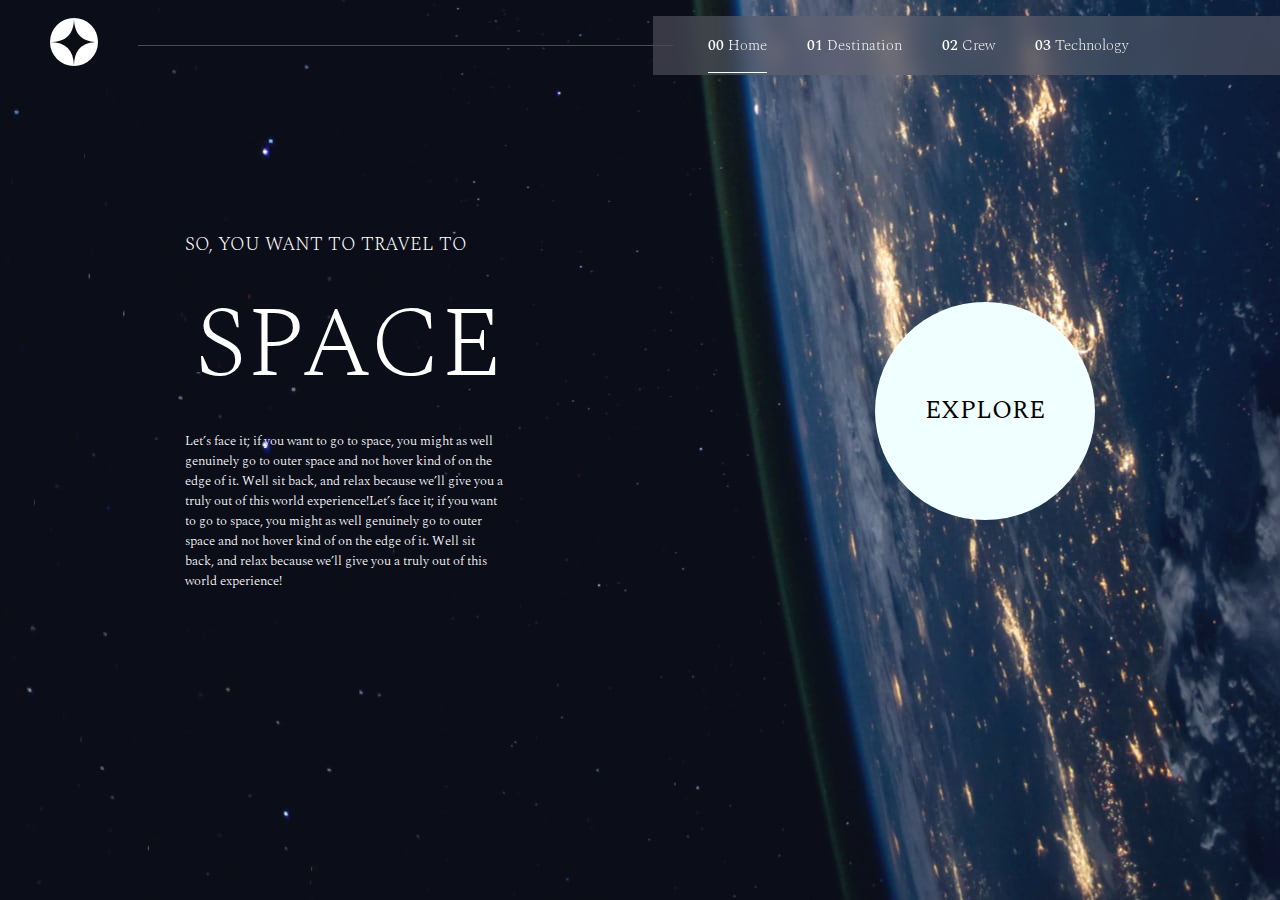
<file: index.html>
<!DOCTYPE html>
<html lang="en">
<head>
  <meta charset="UTF-8">
  <meta name="viewport" content="width=device-width, initial-scale=1.0, maximum-scale=1.0, user-scalable=no">
  <link rel="stylesheet" href="index.css">
  <link rel="stylesheet" href="responsive.css">
  <link rel="icon" type="image/png" sizes="32x32" href="favicon-32x32.png">
  
  <title>Frontend Mentor | Space tourism website</title>
</head>
<body>
  <div class="body">
    <nav>
      <div class="logo">
        <svg xmlns="http://www.w3.org/2000/svg" width="48px" height="48px"><g fill="none" fill-rule="evenodd"><circle cx="24" cy="24" r="24" fill="#FFF"/><path fill="#0B0D17" d="M24 0c0 16-8 24-24 24 15.718.114 23.718 8.114 24 24 0-16 8-24 24-24-16 0-24-8-24-24z"/></g></svg>
      </div>
      <div class="more-options-mobile">
        <svg xmlns="http://www.w3.org/2000/svg" width="24" height="21"><g fill="#D0D6F9" fill-rule="evenodd"><path d="M0 0h24v3H0zM0 9h24v3H0zM0 18h24v3H0z"/></g></svg>
      </div>
      <div class="line-nav"></div>
      <div class="options-backgroung">
        <div class="options">
          <div class="option home-nav">
            <strong>00</strong>  <span>Home</span>
            <div class="active-bar active-bar-home"></div>
          </div>
          <div class="option destination-nav">
            <strong>01</strong>  <span>Destination</span>
            <div class="active-bar-destination"></div>
          </div>
          <div class="option crew-nav">
            <strong>02</strong>  <span>Crew</span>
            <div class="active-bar-crew"></div>
          </div>
          <div class="option tech-nav">
            <strong>03</strong>  <span>Technology</span>
            <div class="active-bar-tech"></div>
          </div>
        </div>
      </div>
    </nav>
    <main class="main">
      <div class="intro">
        <h3>SO, YOU WANT TO TRAVEL TO</h3>
        <h1>SPACE</h1>
        <p>Let’s face it; if you want to go to space, you might as well genuinely go to 
        outer space and not hover kind of on the edge of it. Well sit back, and relax 
        because we’ll give you a truly out of this world experience!Let’s face it; if you want to go to space, you might as well genuinely go to 
        outer space and not hover kind of on the edge of it. Well sit back, and relax 
        because we’ll give you a truly out of this world experience!</p>
      </div>
      <div class="circle">
       <span>EXPLORE</span>
      </div>
    </main>
  </div>

  <div class="mobile-options">
    <div class=" mobile-option">
      <div class="option home-nav-mobile">
       <span>Home</span>
      </div>
      <div class="option destination-nav-mobile">
        <span>Destination</span>
      </div>
      <div class="option crew-nav-mobile">
       <span>Crew</span>
      </div>
      <div class="option tech-nav-mobile">
       <span>Technology</span>
      </div>
    </div>
    <div class="close-menu">
      <svg xmlns="http://www.w3.org/2000/svg" width="20" height="21"><g fill="#D0D6F9" fill-rule="evenodd"><path d="M2.575.954l16.97 16.97-2.12 2.122L.455 3.076z"/><path d="M.454 17.925L17.424.955l2.122 2.12-16.97 16.97z"/></g></svg>
    </div>
  </div>

  <script src="../index.js"></script>
</body>
</html>
</file>
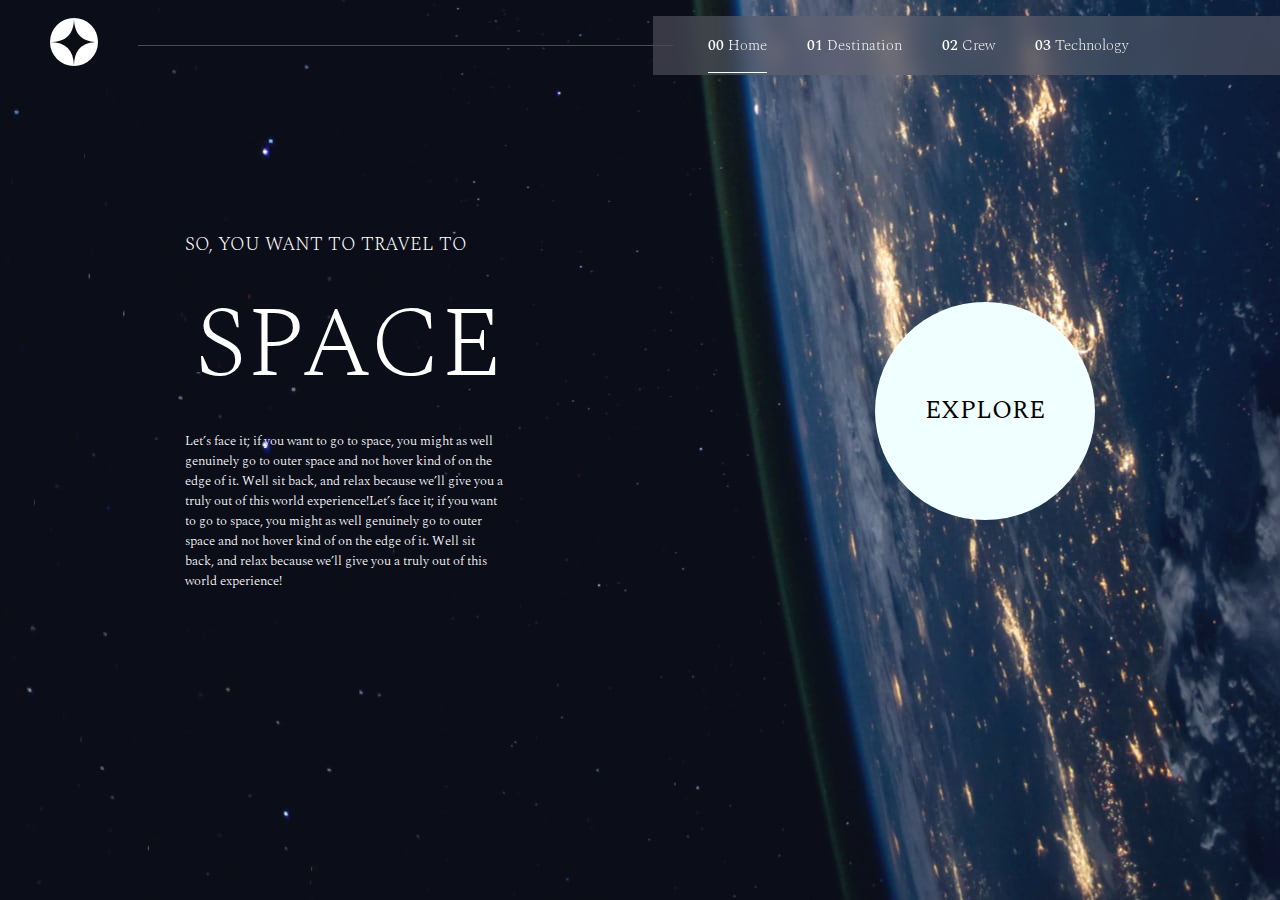
<file: starter-code/index.html>
<!DOCTYPE html>
<html lang="en">
<head>
  <meta charset="UTF-8">
  <meta name="viewport" content="width=device-width, initial-scale=1.0, maximum-scale=1.0, user-scalable=no">
  <link rel="stylesheet" href="index.css">
  <link rel="stylesheet" href="responsive.css">
  <link rel="icon" type="image/png" sizes="32x32" href="./assets/favicon-32x32.png">
  
  <title>Frontend Mentor | Space tourism website</title>
</head>
<body>
  <div class="body">
    <nav>
      <div class="logo">
        <svg xmlns="http://www.w3.org/2000/svg" width="48px" height="48px"><g fill="none" fill-rule="evenodd"><circle cx="24" cy="24" r="24" fill="#FFF"/><path fill="#0B0D17" d="M24 0c0 16-8 24-24 24 15.718.114 23.718 8.114 24 24 0-16 8-24 24-24-16 0-24-8-24-24z"/></g></svg>
      </div>
      <div class="more-options-mobile">
        <svg xmlns="http://www.w3.org/2000/svg" width="24" height="21"><g fill="#D0D6F9" fill-rule="evenodd"><path d="M0 0h24v3H0zM0 9h24v3H0zM0 18h24v3H0z"/></g></svg>
      </div>
      <div class="line-nav"></div>
      <div class="options-backgroung">
        <div class="options">
          <div class="option home-nav">
            <strong>00</strong>  <span>Home</span>
            <div class="active-bar active-bar-home"></div>
          </div>
          <div class="option destination-nav">
            <strong>01</strong>  <span>Destination</span>
            <div class="active-bar-destination"></div>
          </div>
          <div class="option crew-nav">
            <strong>02</strong>  <span>Crew</span>
            <div class="active-bar-crew"></div>
          </div>
          <div class="option tech-nav">
            <strong>03</strong>  <span>Technology</span>
            <div class="active-bar-tech"></div>
          </div>
        </div>
      </div>
    </nav>
    <main class="main">
      <div class="intro">
        <h3>SO, YOU WANT TO TRAVEL TO</h3>
        <h1>SPACE</h1>
        <p>Let’s face it; if you want to go to space, you might as well genuinely go to 
        outer space and not hover kind of on the edge of it. Well sit back, and relax 
        because we’ll give you a truly out of this world experience!Let’s face it; if you want to go to space, you might as well genuinely go to 
        outer space and not hover kind of on the edge of it. Well sit back, and relax 
        because we’ll give you a truly out of this world experience!</p>
      </div>
      <div class="circle">
       <span>EXPLORE</span>
      </div>
    </main>
  </div>

  <div class="mobile-options">
    <div class=" mobile-option">
      <div class="option home-nav-mobile">
       <span>Home</span>
      </div>
      <div class="option destination-nav-mobile">
        <span>Destination</span>
      </div>
      <div class="option crew-nav-mobile">
       <span>Crew</span>
      </div>
      <div class="option tech-nav-mobile">
       <span>Technology</span>
      </div>
    </div>
    <div class="close-menu">
      <svg xmlns="http://www.w3.org/2000/svg" width="20" height="21"><g fill="#D0D6F9" fill-rule="evenodd"><path d="M2.575.954l16.97 16.97-2.12 2.122L.455 3.076z"/><path d="M.454 17.925L17.424.955l2.122 2.12-16.97 16.97z"/></g></svg>
    </div>
  </div>

  <script src="../index.js"></script>
</body>
</html>
</file>
<file: index.css>
@import url('https://fonts.googleapis.com/css2?family=Josefin+Sans:wght@300;400;500;600;700&family=Kumbh+Sans:wght@400;500;600&family=Open+Sans:wght@300;400;500;600;700;800&family=Overpass&family=Poppins:wght@200;300;400;500;600;700&family=REM:wght@300;500;600&family=Roboto:wght@300;400;500;700&family=Spectral:wght@200;400;500;600;700;800&family=Ubuntu:wght@300;400;500;700&display=swap');

*{
  
 padding: 0px;
 margin: 0px;
 box-sizing: border-box;
 font-family: 'Spectral',Arial, Helvetica, sans-serif ;
 color: white;
 /* transition:  2.4s ease; */
}

.body{
  /* transition: background-image 0.5s ease;  */
  background-image: url(/background-home-desktop.jpg);
  overflow-y: hidden;
  background-position: center;
  background-repeat: no-repeat;
  background-size: cover;
  height: 100vh;
  transition: 1s ease;
  z-index: 1;
}



nav{
  display: flex;
  flex-direction: row;
  align-items: center;
  padding-top: 30px;
  margin-left: 50px;
  height: 60px;
}

.line-nav{
  margin-left: 40px;
  width: 600px;
  height: 0.5px;
  background-color: #4b4b4b;
  position: relative;
  z-index: 1;
  margin-right: -20px;
 
}

/* .logo svg {
  width: 20px;
  height: 20px;
} */


.options-backgroung{

  /* height: 100%; */
  padding: 17px 0px;
  width: 700px;
  padding-left: 35px;
  background-color: rgba(102, 102, 113, 0.5); /* Adjust the RGB values and the alpha (transparency) to your liking */
  backdrop-filter: blur(10px); 
}

.close-menu{
  position: absolute;
  top: 30px;
  left: 269px;
  visibility: visible;
}
.more-options-mobile{
  display: none;
}
.mobile-options{
  display: none;
}
.options{
  display: flex;
  flex-direction: row;
}

.options strong , .options span{
  font-weight: 200;
  font-size: 15px;
}

.options strong{
  font-weight: 500;
}

.option{
  padding: 0px 20px;
  cursor: pointer;
}

.active-bar{
  height: 1px;
  width: 100%;
  background-color: azure;
  position: relative;
  top: 15px;
  transition: 0.5s ease;
}

main{
  display: flex;
  flex-direction: row;
  position: relative;
  top: 150px;
  width: 100%;
  align-items: center;
  justify-content: space-around;
  transform: translateY(20px); /* Adjust the initial position and style as needed */
  transition: transform 0.5s ease; /* Adjust the transition properties as needed */
}

.main{
  opacity: 1;
  transition: opacity .5s ease-out;
}

.intro{
  width: 320px;
}

main h1{
  font-size: 100px;
  font-weight: 200;
  margin: 10px;
}

main h3{
  font-weight: 200;
}

main p {
  font-size: 13px;
  font-weight: 300;
}

.circle{
  background-color: azure;
  border-radius: 50%;
  padding: 90px 50px;
}

.circle span{
  color:black;
  font-size: 25px;
  font-weight: 400;
}

/*page 2*/
.destination{
 position: absolute;
 top: -70px;
 font-size: 20px;
 transition: 1s ease-in;
}

.destination span{
  color: #757474;
  font-weight: 400;
  transition: 1s ease-in;
}

.planet-imj{
  width: 100%;
  height: 100%;
  background-image: url(/starter-code/assets/destination/image-moon.png);
  background-repeat: no-repeat;
  background-size: 380px;
  transition: background-image 1.5s ease-in;
}

.planets{
  display: flex;
  flex-direction: column;
  width: 330px;
  opacity: 1;
  transition: opacity .5s ease-out;
}

.planet-options{
  display: flex;
  flex-direction: row;
  justify-content: space-between;
  width: 280px;
  transition: 1s ease-in;
}

.planet-option{
  font-size: 13.5px;
  font-weight: 200;
  cursor: pointer;
  transition: 1s ease-in;
}

.planet-d-t{
  width: 100%;
  display: flex;
  flex-direction: row;
  padding: 10px 0px;
  margin-top: 15px;
  border: 0px solid  #4b4b4b;
  border-top-width: 0.1px;
  transition: 1s ease-in;
}

.planet-d-t div {
  margin-right: 50px;
  transition: 1s ease-in;
}

.planet-d-t div span{
  font-weight: 100;
  font-size: 12px;
  color: #c6c1c1;
  transition: 1s ease-in;
  transition: 1s ease-in;
}

.planet-d-t div p{
  font-weight: 200;
  font-size: 25px;
  transition: 1s ease-in;
}

.planet-imj-div{
  /* border:1px solid red ; */
  width: 445px;
  height: 405px;
  transition: 1s ease-in;
}

/*page 3*/

.crew-role{
  color: #757474;
  font-weight: 400;
}

.crew-name{
  font-size: 45px;
  font-weight: 400;
}

.crew-imj-div{
  /* border:1px solid red ; */
  width: 445px;
  height: 425px;
  position: relative;
  right: 70px;
}

.crew-imj{
  width: 100%;
  height: 100%;
  background-image: url(/starter-code/assets/crew/image-anousheh-ansari.webp);
  background-repeat: no-repeat;
  background-size: 380px;
  background-position: 0px 26px;
  transition: 1.5s ease;
}

.crew-options{
  display: flex;
  flex-direction: row;
  position: relative;
  top: 55px;
}

.crew-options li{
  font-size: 25px;
  color: #4b4b4b;
  cursor: pointer;
}

.crew-options .active-li{
  color: white;
  transition: 1s ease-in;
  cursor: pointer;
}

.crew-info{
  display: flex;
  flex-direction: column;
  width: 400px;
  opacity: 1;
  transition: opacity .5s ease-out;
}

.crew-info p {
  width: 350px;
}

/*page 4*/

.mid-sec{
  display: flex;
  flex-direction: row;
  opacity: 1;
  transition: opacity .5s ease-out;
}

.Technology{
  font-weight: 200;
  font-size: 14px;
}

.type-tech{
  font-size: 43px;
  font-weight: 300;
}

.no-tech{
  border: 1px solid #4b4b4b;
  margin: 20px 35px;
  margin-top: 0px;
  border-radius: 50%;
  padding: 13px 20px;
} 

.tech-info{
  width: 550px;
  margin-left: 65px;
}

.tech-info p {
  width: 330px;
}

.active-tech{
  background-color: white;
  border: 0px;
  transition: 1.5s ease;
}

.active-tech span{
 color: black;
}

.tech{
  left: 180px;
}

.tech-imj-div{
  /* border:1px solid red ; */
  width: 455px;
  height: 464px;
  position: relative;
  right: 70px;
  bottom: 60px;
  overflow-y: hidden;
}

.tech-img{
  width: 100%;
  height: 100%;
  background-image: url(/starter-code/assets/technology/image-launch-vehicle-portrait.jpg);
  background-repeat: no-repeat;
  background-size: cover;
  /* background-position: center; */
  background-position: 0px 15px;
  transition:background-image 1.5s ease-out;
}

.numbers-div{
  display: flex;
  flex-direction: column;
  align-items: center;
}
</file>
<file: responsive.css>
@media only screen and (min-width:768px) and (max-width:1023px) {
 
  .body{
    overflow-y: scroll;
  }
  .options strong{
    font-weight: 500;
    display: none;
  }

  main{
    display: flex;
    flex-direction: column;
    position: relative;
    top: 100px;
    width: 100%;
    align-items: center;
    justify-content: space-around;
    transform: translateY(20px); /* Adjust the initial position and style as needed */
    transition: transform 0.5s ease; /* Adjust the transition properties as needed */
    text-align: center;
  }

  .circle{
    background-color: azure;
    border-radius: 50%;
    padding: 90px 50px;
    margin-top: 100px;
  }

  .destination{
    position: absolute;
    top: -40px;
    font-size: 20px;
    transition: 1s ease-in;
    z-index: 1;
    left: 75px;
  
  }

  .planets{
    display: flex;
    flex-direction: column;
    width: 330px;
    opacity: 1;
    transition: opacity .5s ease-out;
    position: relative;
    top: 80px;
    text-align: center;
  }

  .planet-imj{
    width: 100%;
    height: 100%;
    background-image: url(/starter-code/assets/destination/image-moon.png);
    background-repeat: no-repeat;
    background-size: 380px;
    transition: background-image 1.5s ease-in;
    position: relative;
    left: 30px;
    top: 50px;
  }
   
  .planet-d-t div {
    margin-right: 0px;
    transition: 1s ease-in;
    width: 50%;
  }

  .crew-imj-div{
    /* border:1px solid red ; */
    width: 445px;
    height: 425px;
    position: relative;
    right: 0px;
  }

  .crew-options{
    display: flex;
    flex-direction: row;
    position: relative;
    top: 0px;
    display: flex;
    justify-content: center;
  }

  .crew-info{
    display: flex;
    flex-direction: column;
    width: 400px;
    opacity: 1;
    transition: opacity .5s ease-out;
    text-align: center;
    justify-content: center;
   
    margin-top: 70px;
  }

  .crew-bio{
    width: 100%;
    margin-left: 25px;
  }

  .crew-imj-div{
    /* border:1px solid red ; */
    width: 400px;
    height: 425px;
    position: relative;
    right: 0px;
    top: 0px;
  }

  .mid-sec{
    display: flex;
    flex-direction: column;
    opacity: 1;
    transition: opacity .5s ease-out;
    position: absolute;
    top: 350px;
    left: 200px;
    text-align: center;
    justify-content: center;
  }

  .tech-info p {
    width: 400px;
  }


  .numbers-div{
    display: flex;
    flex-direction: row;
    align-items: center;
    justify-content: center;
  }


  .tech-imj-div{
    /* border:1px solid red ; */
    width: 100%;
    height: 350px;
    position: absolute;
    right: 0px;
    left: 0px;
    bottom: -340px;
    overflow-y: hidden;
  }

  .tech-info{
    width: 550px;
    margin-left: 65px;

  }

  .tech-img{
    width: 100%;
    height: 100%;
    background-image: url(/starter-code/assets/technology/image-launch-vehicle-portrait.jpg);
    background-repeat: no-repeat;
    background-size: cover;
    /* background-position: center; */
    background-position: 0px -350px;
    transition:background-image 1.5s ease-out;
  }

  .close-menu{
    position: absolute;
    top: 30px;
    left: 310px;
    display: none;
  }

}

@media only screen and (min-width:320px) and (max-width:374px) {

  nav{
    display: flex;
    flex-direction: row;
    align-items: center;
    padding-top: 30px;
    margin-left: 30px;
    height: 60px;
  }
  main h1{
    font-size: 75px;
    font-weight: 200;
    margin: 10px;
  }

  main p {
    font-size: 13px;
    font-weight: 300;
    padding: 0px 15px;
  }

  .line-nav{
    margin-left: 40px;
    width: 600px;
    height: 0.5px;
    background-color: #4b4b4b;
    position: relative;
    z-index: 1;
    margin-right: -20px;
    display: none;
  }
  .options-backgroung{
    display: none;
    /* height: 100%; */
    padding: 17px 0px;
    width: 700px;
    padding-left: 35px;
    background-color: rgba(102, 102, 113, 0.5); /* Adjust the RGB values and the alpha (transparency) to your liking */
    backdrop-filter: blur(10px); 
  }

  .mobile-options{
    display: inline;
    position: absolute;
    background-color: rgba(0, 0, 10, 0.5);/* Adjust the RGB values and the alpha (transparency) to your liking */
    /* backdrop-filter: blur(10px);  */
    width: 100%;
    /* background-color: blue; */
    z-index: 1;
    display: flex;
    flex-direction: row;
    top: 0px;
    display: none;
  }

  .mobile-option{
    display: flex;
    flex-direction: column;
    border: 1px solid black;
    width: 45%;
    height: 100vh;
    background-color: black;

  }

  .mobile-option .option{
    padding: 10px 0px;
    padding-left: 15px;
    z-index: 1;
  }

  .more-options-mobile{
    display: inline;
    position: relative;
    left: 190px;
  }

  .options{
    display: flex;
    flex-direction: row;
  
  }
  .body{
    overflow-y: scroll;
  }
  .options strong{
    font-weight: 500;
    display: none;
  }

  main{
    display: flex;
    flex-direction: column;
    position: relative;
    top: 100px;
    width: 100%;
    align-items: center;
    justify-content: space-around;
    transform: translateY(20px); /* Adjust the initial position and style as needed */
    transition: transform 0.5s ease; /* Adjust the transition properties as needed */
    text-align: center;
  }

  .circle{
    background-color: azure;
    border-radius: 50%;
    padding: 90px 50px;
    margin-top: 100px;
  }

  .destination{
    position: absolute;
    top: -40px;
    font-size: 20px;
    transition: 1s ease-in;
    z-index: 1;
    left: 15px;
    overflow-x: hidden;
  }

  .planets{
    display: flex;
    flex-direction: column;
    width: 330px;
    opacity: 1;
    transition: opacity .5s ease-out;
    position: relative;
    top: 80px;
    text-align: center;
  }

  .planet-imj{
    width: 100%;
    height: 100%;
    background-image: url(/starter-code/assets/destination/image-moon.png);
    background-repeat: no-repeat;
    background-size: 250px;
    transition: background-image 1.5s ease-in;
    position: relative;
    left: 25px;
    top: 150px;
    overflow-x: hidden;
  }
   
  .planet-d-t div {
    margin-right: 0px;
    transition: 1s ease-in;
    width: 50%;
  }

  .planets{
    display: flex;
    flex-direction: column;
    width: 100%;
    opacity: 1;
    transition: opacity .5s ease-out;
  }

  .planet-options{
    display: flex;
    flex-direction: row;
    justify-content: space-between;
    width: 100%;
    padding: 0px 10px;
    transition: 1s ease-in;
  }

  .planet-imj-div{
    /* border:1px solid red ; */
    width: 300px;
    height: 305px;
    transition: 1s ease-in;
    overflow-x: hidden;
    overflow-y: hidden;
  }

  .crew-imj-div{
    /* border:1px solid red ; */
    width: 100%;
    height: 425px;
    position: relative;
    right: 0px;
  }

  .crew-options{
    display: flex;
    flex-direction: row;
    position: relative;
    top: 0px;
    display: flex;
    justify-content: center;
  }

  .crew-info{
    display: flex;
    flex-direction: column;
    width: 100%;
    opacity: 1;
    transition: opacity .5s ease-out;
    text-align: center;
    justify-content: center;
    overflow-x: hidden;
    margin-top: 70px;
  }

  .crew-bio{
    width: 320px;
    margin-left: 0px;
    padding: 0px;
    padding-right: 50px;
    padding-left: 15px;
    overflow-x: hidden;
  }

  .crew-imj-div{
    /* border:1px solid red ; */
    width: 100%;
    height: 425px;
    position: relative;
    right: 0px;
    top: 0px;
  }

  .crew-name{
    font-size: 35px;
    font-weight: 400;
    padding: 15px;
  }

  .crew-imj{
    width: 100%;
    height: 100%;
    background-image: url(/starter-code/assets/crew/image-anousheh-ansari.webp);
    background-repeat: no-repeat;
    background-size: 380px;
    background-position: -15px 24px;
    transition: 1.5s ease;
  }

  .mid-sec{
    display: flex;
    flex-direction: column;
    opacity: 1;
    transition: opacity .5s ease-out;
    position: absolute;
    top: 350px;
    left: 0px;
    text-align: center;
    justify-content: center;
    width: 100%;
    overflow-x: hidden;
  }

  .tech-info p {
    width: 100%;
  }


  .numbers-div{
    display: flex;
    flex-direction: row;
    align-items: center;
    justify-content: center;
    width: 320px;
  }

  .no-tech{
    border: 1px solid #4b4b4b;
    margin: 20px 15px;
    margin-top: 0px;
    border-radius: 50%;
    padding: 13px 20px;
  } 


  .tech-imj-div{
    /* border:1px solid red ; */
    width: 100%;
    height: 350px;
    position: absolute;
    right: 0px;
    left: 0px;
    bottom: -340px;
    overflow-y: hidden;
  }

  .tech-info{
    width: 100%;
    margin-left: 65px;

  }

  .tech-img{
    width: 100%;
    height: 100%;
    background-image: url(/starter-code/assets/technology/image-launch-vehicle-portrait.jpg);
    background-repeat: no-repeat;
    background-size: cover;
    /* background-position: center; */
    background-position: -4px 0px;
    transition:background-image 1.5s ease-out;
  }

  .tech-bio{
    width: 320px;
    padding: 0px;
    overflow-x: hidden;
    /* padding-right: 90px;
    padding-left: 10px; */
    padding: 0px 10px;
  }

  .type-tech{
    font-size: 35px;
    padding: 0px 3px;
  }

}

@media only screen and (min-width:375px) and (max-width:424px) {

  nav{
    display: flex;
    flex-direction: row;
    align-items: center;
    padding-top: 30px;
    margin-left: 30px;
    height: 60px;
  }
  main h1{
    font-size: 75px;
    font-weight: 200;
    margin: 10px;
  }

  main p {
    font-size: 13px;
    font-weight: 300;
    padding: 0px 15px;
  }

  .line-nav{
    margin-left: 40px;
    width: 600px;
    height: 0.5px;
    background-color: #4b4b4b;
    position: relative;
    z-index: 1;
    margin-right: -20px;
    display: none;
  }
  .options-backgroung{
    display: none;
    /* height: 100%; */
    padding: 17px 0px;
    width: 700px;
    padding-left: 35px;
    background-color: rgba(102, 102, 113, 0.5); /* Adjust the RGB values and the alpha (transparency) to your liking */
    backdrop-filter: blur(10px); 
  }

  .close-menu{
    position: absolute;
    top: 30px;
    left: 310px;
  }

  .mobile-options{
   
    position: absolute;
    background-color: rgba(0, 0, 10, 0.5);/* Adjust the RGB values and the alpha (transparency) to your liking */
    /* backdrop-filter: blur(10px);  */
    width: 100%;
    /* background-color: blue; */
    z-index: 1;
    display: flex;
    flex-direction: row;
    /* display: none; */
    top: 0px;
    display: none;
    transition: display 1.5s ease;
  }

  .mobile-option{
    display: flex;
    flex-direction: column;
    border: 1px solid black;
    width: 45%;
    height: 100vh;
    background-color: black;

  }

  .mobile-option .option{
    padding: 10px 0px;
    padding-left: 15px;
  }

  .more-options-mobile{
    display: inline;
    position: relative;
    left: 230px;
  }

  .options{
    display: flex;
    flex-direction: row;
  
  }
  .body{
    overflow-y: scroll;
  }
  .options strong{
    font-weight: 500;
    display: none;
  }

  main{
    display: flex;
    flex-direction: column;
    position: relative;
    top: 100px;
    width: 100%;
    align-items: center;
    justify-content: space-around;
    transform: translateY(20px); /* Adjust the initial position and style as needed */
    transition: transform 0.5s ease; /* Adjust the transition properties as needed */
    text-align: center;
  }

  .circle{
    background-color: azure;
    border-radius: 50%;
    padding: 90px 50px;
    margin-top: 100px;
  }

  .destination{
    position: absolute;
    top: -40px;
    font-size: 20px;
    transition: 1s ease-in;
    z-index: 1;
    left: 15px;
    overflow-x: hidden;
  }

  .planets{
    display: flex;
    flex-direction: column;
    width: 330px;
    opacity: 1;
    transition: opacity .5s ease-out;
    position: relative;
    top: 80px;
    text-align: center;
  }

  .planet-imj{
    width: 100%;
    height: 100%;
    background-image: url(/starter-code/assets/destination/image-moon.png);
    background-repeat: no-repeat;
    background-size: 250px;
    transition: background-image 1.5s ease-in;
    position: relative;
    left: 25px;
    top: 100px;
    overflow-x: hidden;
  }
   
  .planet-d-t div {
    margin-right: 0px;
    transition: 1s ease-in;
    width: 50%;
  }

  .planets{
    display: flex;
    flex-direction: column;
    width: 100%;
    opacity: 1;
    transition: opacity .5s ease-out;
  }

  .planet-options{
    display: flex;
    flex-direction: row;
    justify-content: space-between;
    width: 100%;
    padding: 0px 10px;
    transition: 1s ease-in;
  }

  .planet-imj-div{
    /* border:1px solid red ; */
    width: 300px;
    height: 400px;
    transition: 1s ease-in;
    overflow-x: hidden;
    overflow-y: hidden;
  }

  .crew-imj-div{
    /* border:1px solid red ; */
    width: 100%;
    height: 425px;
    position: relative;
    right: 0px;
  }

  .crew-options{
    display: flex;
    flex-direction: row;
    position: relative;
    top: 0px;
    display: flex;
    justify-content: center;
  }

  .crew-info{
    display: flex;
    flex-direction: column;
    width: 100%;
    opacity: 1;
    transition: opacity .5s ease-out;
    text-align: center;
    justify-content: center;
    overflow-x: hidden;
    margin-top: 70px;
  }

  .crew-bio{
    width: 320px;
    margin-left: 0px;
    padding: 0px;
    padding-right: 15px;
    padding-left: 40px;
    overflow-x: hidden;
  }

  .crew-imj-div{
    /* border:1px solid red ; */
    width: 100%;
    height: 425px;
    position: relative;
    right: 0px;
    top: 0px;
  }

  .crew-name{
    font-size: 35px;
    font-weight: 400;
    padding: 15px;
  }

  .crew-imj{
    width: 100%;
    height: 100%;
    background-image: url(/starter-code/assets/crew/image-anousheh-ansari.webp);
    background-repeat: no-repeat;
    background-size: 380px;
    background-position: -10px 24px;
    transition: 1.5s ease;
  }

  .mid-sec{
    display: flex;
    flex-direction: column;
    opacity: 1;
    transition: opacity .5s ease-out;
    position: absolute;
    top: 350px;
    left: 0px;
    text-align: center;
    justify-content: center;
    width: 100%;
    overflow-x: hidden;
  }

  .tech-info p {
    width: 100%;
  }


  .numbers-div{
    display: flex;
    flex-direction: row;
    align-items: center;
    justify-content: center;
    width: 375px;
  }

  .no-tech{
    border: 1px solid #4b4b4b;
    margin: 20px 15px;
    margin-top: 0px;
    border-radius: 50%;
    padding: 13px 20px;
  } 


  .tech-imj-div{
    /* border:1px solid red ; */
    width: 100%;
    height: 350px;
    position: absolute;
    right: 0px;
    left: 0px;
    bottom: -340px;
    overflow-y: hidden;
  }

  .tech-info{
    width: 100%;
    margin-left: 65px;

  }

  .tech-img{
    width: 100%;
    height: 100%;
    background-image: url(/starter-code/assets/technology/image-launch-vehicle-portrait.jpg);
    background-repeat: no-repeat;
    background-size: cover;
    /* background-position: center; */
    background-position: -1px 0px;
    transition:background-image 1.5s ease-out;
  }

  .tech-bio{
    width: 320px;
    padding: 0px;
    overflow-x: hidden;
    /* padding-right: 90px;
    padding-left: 10px; */
    padding: 0px 10px;
  }

  .type-tech{
    font-size: 35px;
    padding: 0px 3px;
  }

}
</file>
<file: starter-code/index.css>
@import url('https://fonts.googleapis.com/css2?family=Josefin+Sans:wght@300;400;500;600;700&family=Kumbh+Sans:wght@400;500;600&family=Open+Sans:wght@300;400;500;600;700;800&family=Overpass&family=Poppins:wght@200;300;400;500;600;700&family=REM:wght@300;500;600&family=Roboto:wght@300;400;500;700&family=Spectral:wght@200;400;500;600;700;800&family=Ubuntu:wght@300;400;500;700&display=swap');

*{
  
 padding: 0px;
 margin: 0px;
 box-sizing: border-box;
 font-family: 'Spectral',Arial, Helvetica, sans-serif ;
 color: white;
 /* transition:  2.4s ease; */
}

.body{
  /* transition: background-image 0.5s ease;  */
  background-image: url(assets/home/background-home-desktop.jpg);
  overflow-y: hidden;
  background-position: center;
  background-repeat: no-repeat;
  background-size: cover;
  height: 100vh;
  transition: 1s ease;
  z-index: 1;
}



nav{
  display: flex;
  flex-direction: row;
  align-items: center;
  padding-top: 30px;
  margin-left: 50px;
  height: 60px;
}

.line-nav{
  margin-left: 40px;
  width: 600px;
  height: 0.5px;
  background-color: #4b4b4b;
  position: relative;
  z-index: 1;
  margin-right: -20px;
 
}

/* .logo svg {
  width: 20px;
  height: 20px;
} */


.options-backgroung{

  /* height: 100%; */
  padding: 17px 0px;
  width: 700px;
  padding-left: 35px;
  background-color: rgba(102, 102, 113, 0.5); /* Adjust the RGB values and the alpha (transparency) to your liking */
  backdrop-filter: blur(10px); 
}

.close-menu{
  position: absolute;
  top: 30px;
  left: 269px;
  visibility: visible;
}
.more-options-mobile{
  display: none;
}
.mobile-options{
  display: none;
}
.options{
  display: flex;
  flex-direction: row;
}

.options strong , .options span{
  font-weight: 200;
  font-size: 15px;
}

.options strong{
  font-weight: 500;
}

.option{
  padding: 0px 20px;
  cursor: pointer;
}

.active-bar{
  height: 1px;
  width: 100%;
  background-color: azure;
  position: relative;
  top: 15px;
  transition: 0.5s ease;
}

main{
  display: flex;
  flex-direction: row;
  position: relative;
  top: 150px;
  width: 100%;
  align-items: center;
  justify-content: space-around;
  transform: translateY(20px); /* Adjust the initial position and style as needed */
  transition: transform 0.5s ease; /* Adjust the transition properties as needed */
}

.main{
  opacity: 1;
  transition: opacity .5s ease-out;
}

.intro{
  width: 320px;
}

main h1{
  font-size: 100px;
  font-weight: 200;
  margin: 10px;
}

main h3{
  font-weight: 200;
}

main p {
  font-size: 13px;
  font-weight: 300;
}

.circle{
  background-color: azure;
  border-radius: 50%;
  padding: 90px 50px;
}

.circle span{
  color:black;
  font-size: 25px;
  font-weight: 400;
}

/*page 2*/
.destination{
 position: absolute;
 top: -70px;
 font-size: 20px;
 transition: 1s ease-in;
}

.destination span{
  color: #757474;
  font-weight: 400;
  transition: 1s ease-in;
}

.planet-imj{
  width: 100%;
  height: 100%;
  background-image: url(/starter-code/assets/destination/image-moon.png);
  background-repeat: no-repeat;
  background-size: 380px;
  transition: background-image 1.5s ease-in;
}

.planets{
  display: flex;
  flex-direction: column;
  width: 330px;
  opacity: 1;
  transition: opacity .5s ease-out;
}

.planet-options{
  display: flex;
  flex-direction: row;
  justify-content: space-between;
  width: 280px;
  transition: 1s ease-in;
}

.planet-option{
  font-size: 13.5px;
  font-weight: 200;
  cursor: pointer;
  transition: 1s ease-in;
}

.planet-d-t{
  width: 100%;
  display: flex;
  flex-direction: row;
  padding: 10px 0px;
  margin-top: 15px;
  border: 0px solid  #4b4b4b;
  border-top-width: 0.1px;
  transition: 1s ease-in;
}

.planet-d-t div {
  margin-right: 50px;
  transition: 1s ease-in;
}

.planet-d-t div span{
  font-weight: 100;
  font-size: 12px;
  color: #c6c1c1;
  transition: 1s ease-in;
  transition: 1s ease-in;
}

.planet-d-t div p{
  font-weight: 200;
  font-size: 25px;
  transition: 1s ease-in;
}

.planet-imj-div{
  /* border:1px solid red ; */
  width: 445px;
  height: 405px;
  transition: 1s ease-in;
}

/*page 3*/

.crew-role{
  color: #757474;
  font-weight: 400;
}

.crew-name{
  font-size: 45px;
  font-weight: 400;
}

.crew-imj-div{
  /* border:1px solid red ; */
  width: 445px;
  height: 425px;
  position: relative;
  right: 70px;
}

.crew-imj{
  width: 100%;
  height: 100%;
  background-image: url(/starter-code/assets/crew/image-anousheh-ansari.webp);
  background-repeat: no-repeat;
  background-size: 380px;
  background-position: 0px 26px;
  transition: 1.5s ease;
}

.crew-options{
  display: flex;
  flex-direction: row;
  position: relative;
  top: 55px;
}

.crew-options li{
  font-size: 25px;
  color: #4b4b4b;
  cursor: pointer;
}

.crew-options .active-li{
  color: white;
  transition: 1s ease-in;
  cursor: pointer;
}

.crew-info{
  display: flex;
  flex-direction: column;
  width: 400px;
  opacity: 1;
  transition: opacity .5s ease-out;
}

.crew-info p {
  width: 350px;
}

/*page 4*/

.mid-sec{
  display: flex;
  flex-direction: row;
  opacity: 1;
  transition: opacity .5s ease-out;
}

.Technology{
  font-weight: 200;
  font-size: 14px;
}

.type-tech{
  font-size: 43px;
  font-weight: 300;
}

.no-tech{
  border: 1px solid #4b4b4b;
  margin: 20px 35px;
  margin-top: 0px;
  border-radius: 50%;
  padding: 13px 20px;
} 

.tech-info{
  width: 550px;
  margin-left: 65px;
}

.tech-info p {
  width: 330px;
}

.active-tech{
  background-color: white;
  border: 0px;
  transition: 1.5s ease;
}

.active-tech span{
 color: black;
}

.tech{
  left: 180px;
}

.tech-imj-div{
  /* border:1px solid red ; */
  width: 455px;
  height: 464px;
  position: relative;
  right: 70px;
  bottom: 60px;
  overflow-y: hidden;
}

.tech-img{
  width: 100%;
  height: 100%;
  background-image: url(/starter-code/assets/technology/image-launch-vehicle-portrait.jpg);
  background-repeat: no-repeat;
  background-size: cover;
  /* background-position: center; */
  background-position: 0px 15px;
  transition:background-image 1.5s ease-out;
}

.numbers-div{
  display: flex;
  flex-direction: column;
  align-items: center;
}
</file>
<file: starter-code/responsive.css>
@media only screen and (min-width:768px) and (max-width:1023px) {
 
  .body{
    overflow-y: scroll;
  }
  .options strong{
    font-weight: 500;
    display: none;
  }

  main{
    display: flex;
    flex-direction: column;
    position: relative;
    top: 100px;
    width: 100%;
    align-items: center;
    justify-content: space-around;
    transform: translateY(20px); /* Adjust the initial position and style as needed */
    transition: transform 0.5s ease; /* Adjust the transition properties as needed */
    text-align: center;
  }

  .circle{
    background-color: azure;
    border-radius: 50%;
    padding: 90px 50px;
    margin-top: 100px;
  }

  .destination{
    position: absolute;
    top: -40px;
    font-size: 20px;
    transition: 1s ease-in;
    z-index: 1;
    left: 75px;
  
  }

  .planets{
    display: flex;
    flex-direction: column;
    width: 330px;
    opacity: 1;
    transition: opacity .5s ease-out;
    position: relative;
    top: 80px;
    text-align: center;
  }

  .planet-imj{
    width: 100%;
    height: 100%;
    background-image: url(/starter-code/assets/destination/image-moon.png);
    background-repeat: no-repeat;
    background-size: 380px;
    transition: background-image 1.5s ease-in;
    position: relative;
    left: 30px;
    top: 50px;
  }
   
  .planet-d-t div {
    margin-right: 0px;
    transition: 1s ease-in;
    width: 50%;
  }

  .crew-imj-div{
    /* border:1px solid red ; */
    width: 445px;
    height: 425px;
    position: relative;
    right: 0px;
  }

  .crew-options{
    display: flex;
    flex-direction: row;
    position: relative;
    top: 0px;
    display: flex;
    justify-content: center;
  }

  .crew-info{
    display: flex;
    flex-direction: column;
    width: 400px;
    opacity: 1;
    transition: opacity .5s ease-out;
    text-align: center;
    justify-content: center;
   
    margin-top: 70px;
  }

  .crew-bio{
    width: 100%;
    margin-left: 25px;
  }

  .crew-imj-div{
    /* border:1px solid red ; */
    width: 400px;
    height: 425px;
    position: relative;
    right: 0px;
    top: 0px;
  }

  .mid-sec{
    display: flex;
    flex-direction: column;
    opacity: 1;
    transition: opacity .5s ease-out;
    position: absolute;
    top: 350px;
    left: 200px;
    text-align: center;
    justify-content: center;
  }

  .tech-info p {
    width: 400px;
  }


  .numbers-div{
    display: flex;
    flex-direction: row;
    align-items: center;
    justify-content: center;
  }


  .tech-imj-div{
    /* border:1px solid red ; */
    width: 100%;
    height: 350px;
    position: absolute;
    right: 0px;
    left: 0px;
    bottom: -340px;
    overflow-y: hidden;
  }

  .tech-info{
    width: 550px;
    margin-left: 65px;

  }

  .tech-img{
    width: 100%;
    height: 100%;
    background-image: url(/starter-code/assets/technology/image-launch-vehicle-portrait.jpg);
    background-repeat: no-repeat;
    background-size: cover;
    /* background-position: center; */
    background-position: 0px -350px;
    transition:background-image 1.5s ease-out;
  }

  .close-menu{
    position: absolute;
    top: 30px;
    left: 310px;
    display: none;
  }

}

@media only screen and (min-width:320px) and (max-width:374px) {

  nav{
    display: flex;
    flex-direction: row;
    align-items: center;
    padding-top: 30px;
    margin-left: 30px;
    height: 60px;
  }
  main h1{
    font-size: 75px;
    font-weight: 200;
    margin: 10px;
  }

  main p {
    font-size: 13px;
    font-weight: 300;
    padding: 0px 15px;
  }

  .line-nav{
    margin-left: 40px;
    width: 600px;
    height: 0.5px;
    background-color: #4b4b4b;
    position: relative;
    z-index: 1;
    margin-right: -20px;
    display: none;
  }
  .options-backgroung{
    display: none;
    /* height: 100%; */
    padding: 17px 0px;
    width: 700px;
    padding-left: 35px;
    background-color: rgba(102, 102, 113, 0.5); /* Adjust the RGB values and the alpha (transparency) to your liking */
    backdrop-filter: blur(10px); 
  }

  .mobile-options{
    display: inline;
    position: absolute;
    background-color: rgba(0, 0, 10, 0.5);/* Adjust the RGB values and the alpha (transparency) to your liking */
    /* backdrop-filter: blur(10px);  */
    width: 100%;
    /* background-color: blue; */
    z-index: 1;
    display: flex;
    flex-direction: row;
    top: 0px;
    display: none;
  }

  .mobile-option{
    display: flex;
    flex-direction: column;
    border: 1px solid black;
    width: 45%;
    height: 100vh;
    background-color: black;

  }

  .mobile-option .option{
    padding: 10px 0px;
    padding-left: 15px;
    z-index: 1;
  }

  .more-options-mobile{
    display: inline;
    position: relative;
    left: 190px;
  }

  .options{
    display: flex;
    flex-direction: row;
  
  }
  .body{
    overflow-y: scroll;
  }
  .options strong{
    font-weight: 500;
    display: none;
  }

  main{
    display: flex;
    flex-direction: column;
    position: relative;
    top: 100px;
    width: 100%;
    align-items: center;
    justify-content: space-around;
    transform: translateY(20px); /* Adjust the initial position and style as needed */
    transition: transform 0.5s ease; /* Adjust the transition properties as needed */
    text-align: center;
  }

  .circle{
    background-color: azure;
    border-radius: 50%;
    padding: 90px 50px;
    margin-top: 100px;
  }

  .destination{
    position: absolute;
    top: -40px;
    font-size: 20px;
    transition: 1s ease-in;
    z-index: 1;
    left: 15px;
    overflow-x: hidden;
  }

  .planets{
    display: flex;
    flex-direction: column;
    width: 330px;
    opacity: 1;
    transition: opacity .5s ease-out;
    position: relative;
    top: 80px;
    text-align: center;
  }

  .planet-imj{
    width: 100%;
    height: 100%;
    background-image: url(/starter-code/assets/destination/image-moon.png);
    background-repeat: no-repeat;
    background-size: 250px;
    transition: background-image 1.5s ease-in;
    position: relative;
    left: 25px;
    top: 150px;
    overflow-x: hidden;
  }
   
  .planet-d-t div {
    margin-right: 0px;
    transition: 1s ease-in;
    width: 50%;
  }

  .planets{
    display: flex;
    flex-direction: column;
    width: 100%;
    opacity: 1;
    transition: opacity .5s ease-out;
  }

  .planet-options{
    display: flex;
    flex-direction: row;
    justify-content: space-between;
    width: 100%;
    padding: 0px 10px;
    transition: 1s ease-in;
  }

  .planet-imj-div{
    /* border:1px solid red ; */
    width: 300px;
    height: 305px;
    transition: 1s ease-in;
    overflow-x: hidden;
    overflow-y: hidden;
  }

  .crew-imj-div{
    /* border:1px solid red ; */
    width: 100%;
    height: 425px;
    position: relative;
    right: 0px;
  }

  .crew-options{
    display: flex;
    flex-direction: row;
    position: relative;
    top: 0px;
    display: flex;
    justify-content: center;
  }

  .crew-info{
    display: flex;
    flex-direction: column;
    width: 100%;
    opacity: 1;
    transition: opacity .5s ease-out;
    text-align: center;
    justify-content: center;
    overflow-x: hidden;
    margin-top: 70px;
  }

  .crew-bio{
    width: 320px;
    margin-left: 0px;
    padding: 0px;
    padding-right: 50px;
    padding-left: 15px;
    overflow-x: hidden;
  }

  .crew-imj-div{
    /* border:1px solid red ; */
    width: 100%;
    height: 425px;
    position: relative;
    right: 0px;
    top: 0px;
  }

  .crew-name{
    font-size: 35px;
    font-weight: 400;
    padding: 15px;
  }

  .crew-imj{
    width: 100%;
    height: 100%;
    background-image: url(/starter-code/assets/crew/image-anousheh-ansari.webp);
    background-repeat: no-repeat;
    background-size: 380px;
    background-position: -15px 24px;
    transition: 1.5s ease;
  }

  .mid-sec{
    display: flex;
    flex-direction: column;
    opacity: 1;
    transition: opacity .5s ease-out;
    position: absolute;
    top: 350px;
    left: 0px;
    text-align: center;
    justify-content: center;
    width: 100%;
    overflow-x: hidden;
  }

  .tech-info p {
    width: 100%;
  }


  .numbers-div{
    display: flex;
    flex-direction: row;
    align-items: center;
    justify-content: center;
    width: 320px;
  }

  .no-tech{
    border: 1px solid #4b4b4b;
    margin: 20px 15px;
    margin-top: 0px;
    border-radius: 50%;
    padding: 13px 20px;
  } 


  .tech-imj-div{
    /* border:1px solid red ; */
    width: 100%;
    height: 350px;
    position: absolute;
    right: 0px;
    left: 0px;
    bottom: -340px;
    overflow-y: hidden;
  }

  .tech-info{
    width: 100%;
    margin-left: 65px;

  }

  .tech-img{
    width: 100%;
    height: 100%;
    background-image: url(/starter-code/assets/technology/image-launch-vehicle-portrait.jpg);
    background-repeat: no-repeat;
    background-size: cover;
    /* background-position: center; */
    background-position: -4px 0px;
    transition:background-image 1.5s ease-out;
  }

  .tech-bio{
    width: 320px;
    padding: 0px;
    overflow-x: hidden;
    /* padding-right: 90px;
    padding-left: 10px; */
    padding: 0px 10px;
  }

  .type-tech{
    font-size: 35px;
    padding: 0px 3px;
  }

}

@media only screen and (min-width:375px) and (max-width:424px) {

  nav{
    display: flex;
    flex-direction: row;
    align-items: center;
    padding-top: 30px;
    margin-left: 30px;
    height: 60px;
  }
  main h1{
    font-size: 75px;
    font-weight: 200;
    margin: 10px;
  }

  main p {
    font-size: 13px;
    font-weight: 300;
    padding: 0px 15px;
  }

  .line-nav{
    margin-left: 40px;
    width: 600px;
    height: 0.5px;
    background-color: #4b4b4b;
    position: relative;
    z-index: 1;
    margin-right: -20px;
    display: none;
  }
  .options-backgroung{
    display: none;
    /* height: 100%; */
    padding: 17px 0px;
    width: 700px;
    padding-left: 35px;
    background-color: rgba(102, 102, 113, 0.5); /* Adjust the RGB values and the alpha (transparency) to your liking */
    backdrop-filter: blur(10px); 
  }

  .close-menu{
    position: absolute;
    top: 30px;
    left: 310px;
  }

  .mobile-options{
   
    position: absolute;
    background-color: rgba(0, 0, 10, 0.5);/* Adjust the RGB values and the alpha (transparency) to your liking */
    /* backdrop-filter: blur(10px);  */
    width: 100%;
    /* background-color: blue; */
    z-index: 1;
    display: flex;
    flex-direction: row;
    /* display: none; */
    top: 0px;
    display: none;
    transition: display 1.5s ease;
  }

  .mobile-option{
    display: flex;
    flex-direction: column;
    border: 1px solid black;
    width: 45%;
    height: 100vh;
    background-color: black;

  }

  .mobile-option .option{
    padding: 10px 0px;
    padding-left: 15px;
  }

  .more-options-mobile{
    display: inline;
    position: relative;
    left: 230px;
  }

  .options{
    display: flex;
    flex-direction: row;
  
  }
  .body{
    overflow-y: scroll;
  }
  .options strong{
    font-weight: 500;
    display: none;
  }

  main{
    display: flex;
    flex-direction: column;
    position: relative;
    top: 100px;
    width: 100%;
    align-items: center;
    justify-content: space-around;
    transform: translateY(20px); /* Adjust the initial position and style as needed */
    transition: transform 0.5s ease; /* Adjust the transition properties as needed */
    text-align: center;
  }

  .circle{
    background-color: azure;
    border-radius: 50%;
    padding: 90px 50px;
    margin-top: 100px;
  }

  .destination{
    position: absolute;
    top: -40px;
    font-size: 20px;
    transition: 1s ease-in;
    z-index: 1;
    left: 15px;
    overflow-x: hidden;
  }

  .planets{
    display: flex;
    flex-direction: column;
    width: 330px;
    opacity: 1;
    transition: opacity .5s ease-out;
    position: relative;
    top: 80px;
    text-align: center;
  }

  .planet-imj{
    width: 100%;
    height: 100%;
    background-image: url(/starter-code/assets/destination/image-moon.png);
    background-repeat: no-repeat;
    background-size: 250px;
    transition: background-image 1.5s ease-in;
    position: relative;
    left: 25px;
    top: 100px;
    overflow-x: hidden;
  }
   
  .planet-d-t div {
    margin-right: 0px;
    transition: 1s ease-in;
    width: 50%;
  }

  .planets{
    display: flex;
    flex-direction: column;
    width: 100%;
    opacity: 1;
    transition: opacity .5s ease-out;
  }

  .planet-options{
    display: flex;
    flex-direction: row;
    justify-content: space-between;
    width: 100%;
    padding: 0px 10px;
    transition: 1s ease-in;
  }

  .planet-imj-div{
    /* border:1px solid red ; */
    width: 300px;
    height: 400px;
    transition: 1s ease-in;
    overflow-x: hidden;
    overflow-y: hidden;
  }

  .crew-imj-div{
    /* border:1px solid red ; */
    width: 100%;
    height: 425px;
    position: relative;
    right: 0px;
  }

  .crew-options{
    display: flex;
    flex-direction: row;
    position: relative;
    top: 0px;
    display: flex;
    justify-content: center;
  }

  .crew-info{
    display: flex;
    flex-direction: column;
    width: 100%;
    opacity: 1;
    transition: opacity .5s ease-out;
    text-align: center;
    justify-content: center;
    overflow-x: hidden;
    margin-top: 70px;
  }

  .crew-bio{
    width: 320px;
    margin-left: 0px;
    padding: 0px;
    padding-right: 15px;
    padding-left: 40px;
    overflow-x: hidden;
  }

  .crew-imj-div{
    /* border:1px solid red ; */
    width: 100%;
    height: 425px;
    position: relative;
    right: 0px;
    top: 0px;
  }

  .crew-name{
    font-size: 35px;
    font-weight: 400;
    padding: 15px;
  }

  .crew-imj{
    width: 100%;
    height: 100%;
    background-image: url(/starter-code/assets/crew/image-anousheh-ansari.webp);
    background-repeat: no-repeat;
    background-size: 380px;
    background-position: -10px 24px;
    transition: 1.5s ease;
  }

  .mid-sec{
    display: flex;
    flex-direction: column;
    opacity: 1;
    transition: opacity .5s ease-out;
    position: absolute;
    top: 350px;
    left: 0px;
    text-align: center;
    justify-content: center;
    width: 100%;
    overflow-x: hidden;
  }

  .tech-info p {
    width: 100%;
  }


  .numbers-div{
    display: flex;
    flex-direction: row;
    align-items: center;
    justify-content: center;
    width: 375px;
  }

  .no-tech{
    border: 1px solid #4b4b4b;
    margin: 20px 15px;
    margin-top: 0px;
    border-radius: 50%;
    padding: 13px 20px;
  } 


  .tech-imj-div{
    /* border:1px solid red ; */
    width: 100%;
    height: 350px;
    position: absolute;
    right: 0px;
    left: 0px;
    bottom: -340px;
    overflow-y: hidden;
  }

  .tech-info{
    width: 100%;
    margin-left: 65px;

  }

  .tech-img{
    width: 100%;
    height: 100%;
    background-image: url(/starter-code/assets/technology/image-launch-vehicle-portrait.jpg);
    background-repeat: no-repeat;
    background-size: cover;
    /* background-position: center; */
    background-position: -1px 0px;
    transition:background-image 1.5s ease-out;
  }

  .tech-bio{
    width: 320px;
    padding: 0px;
    overflow-x: hidden;
    /* padding-right: 90px;
    padding-left: 10px; */
    padding: 0px 10px;
  }

  .type-tech{
    font-size: 35px;
    padding: 0px 3px;
  }

}
</file>
